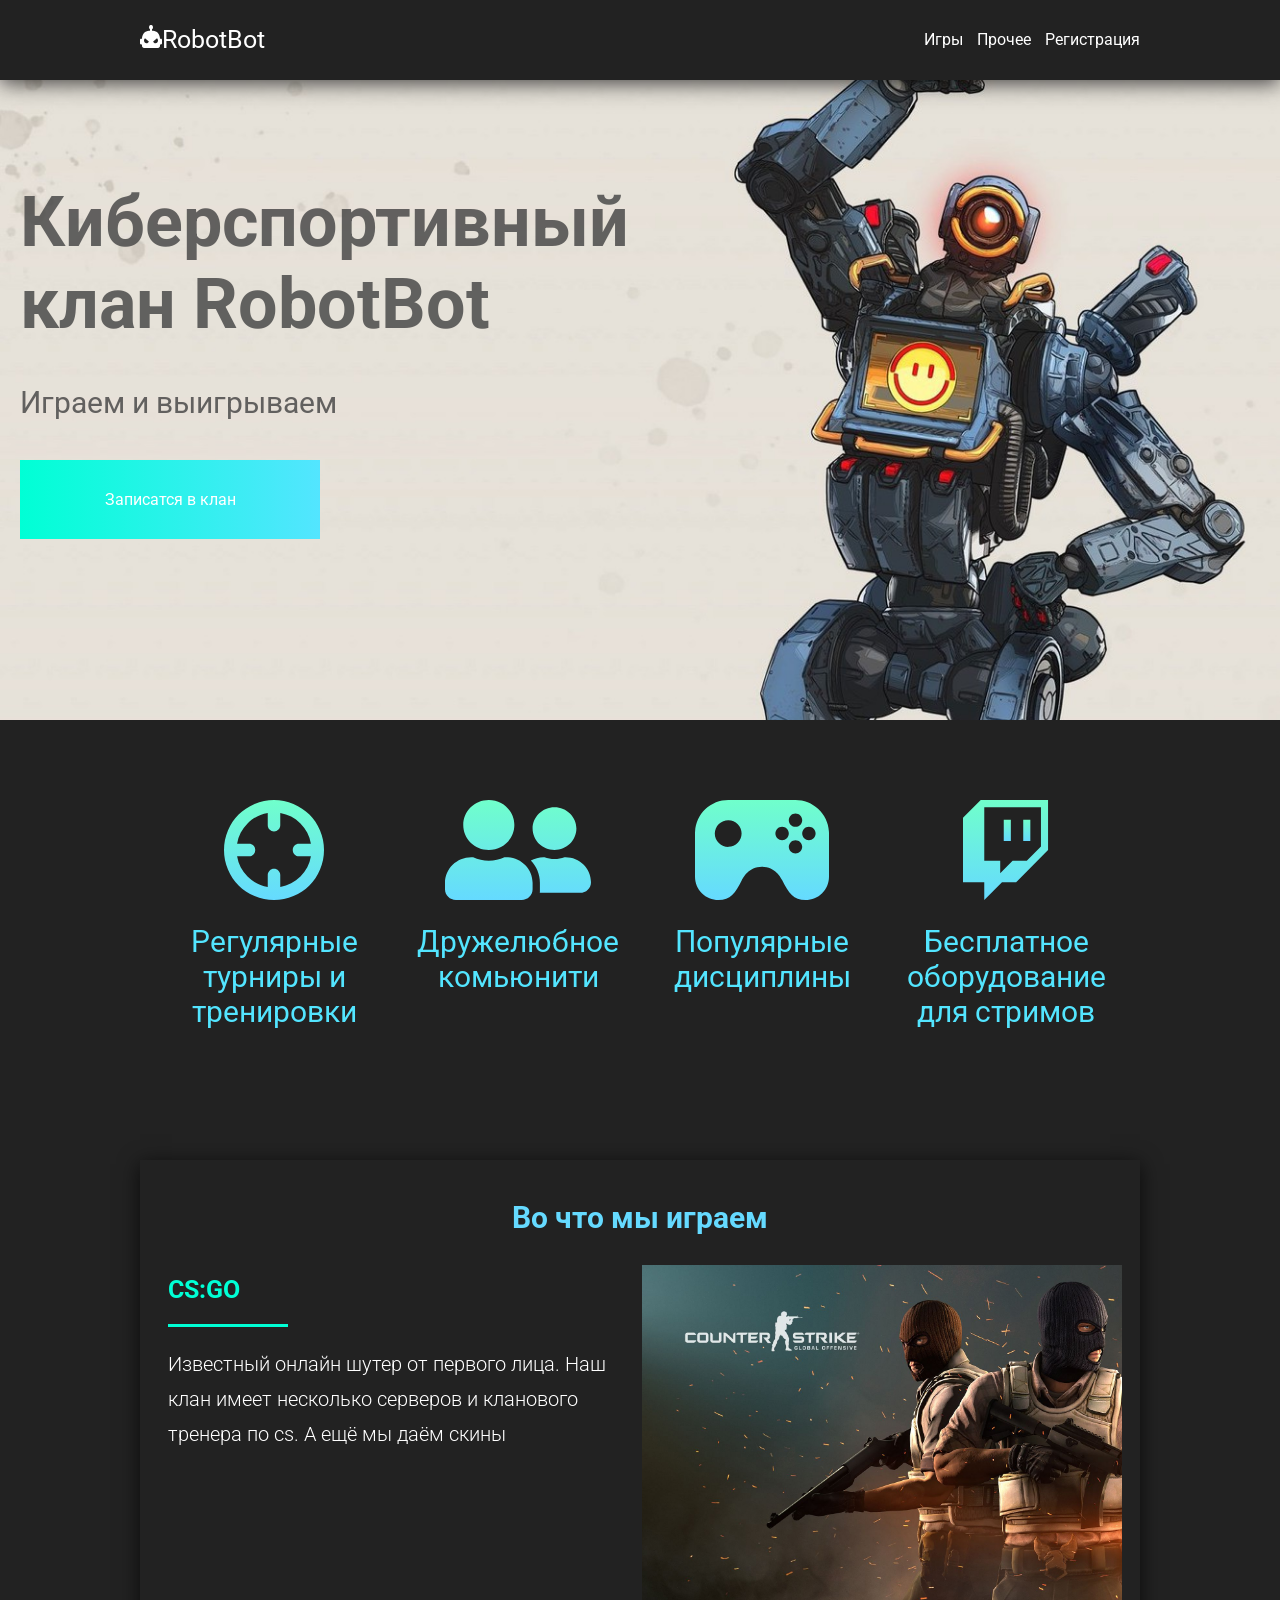
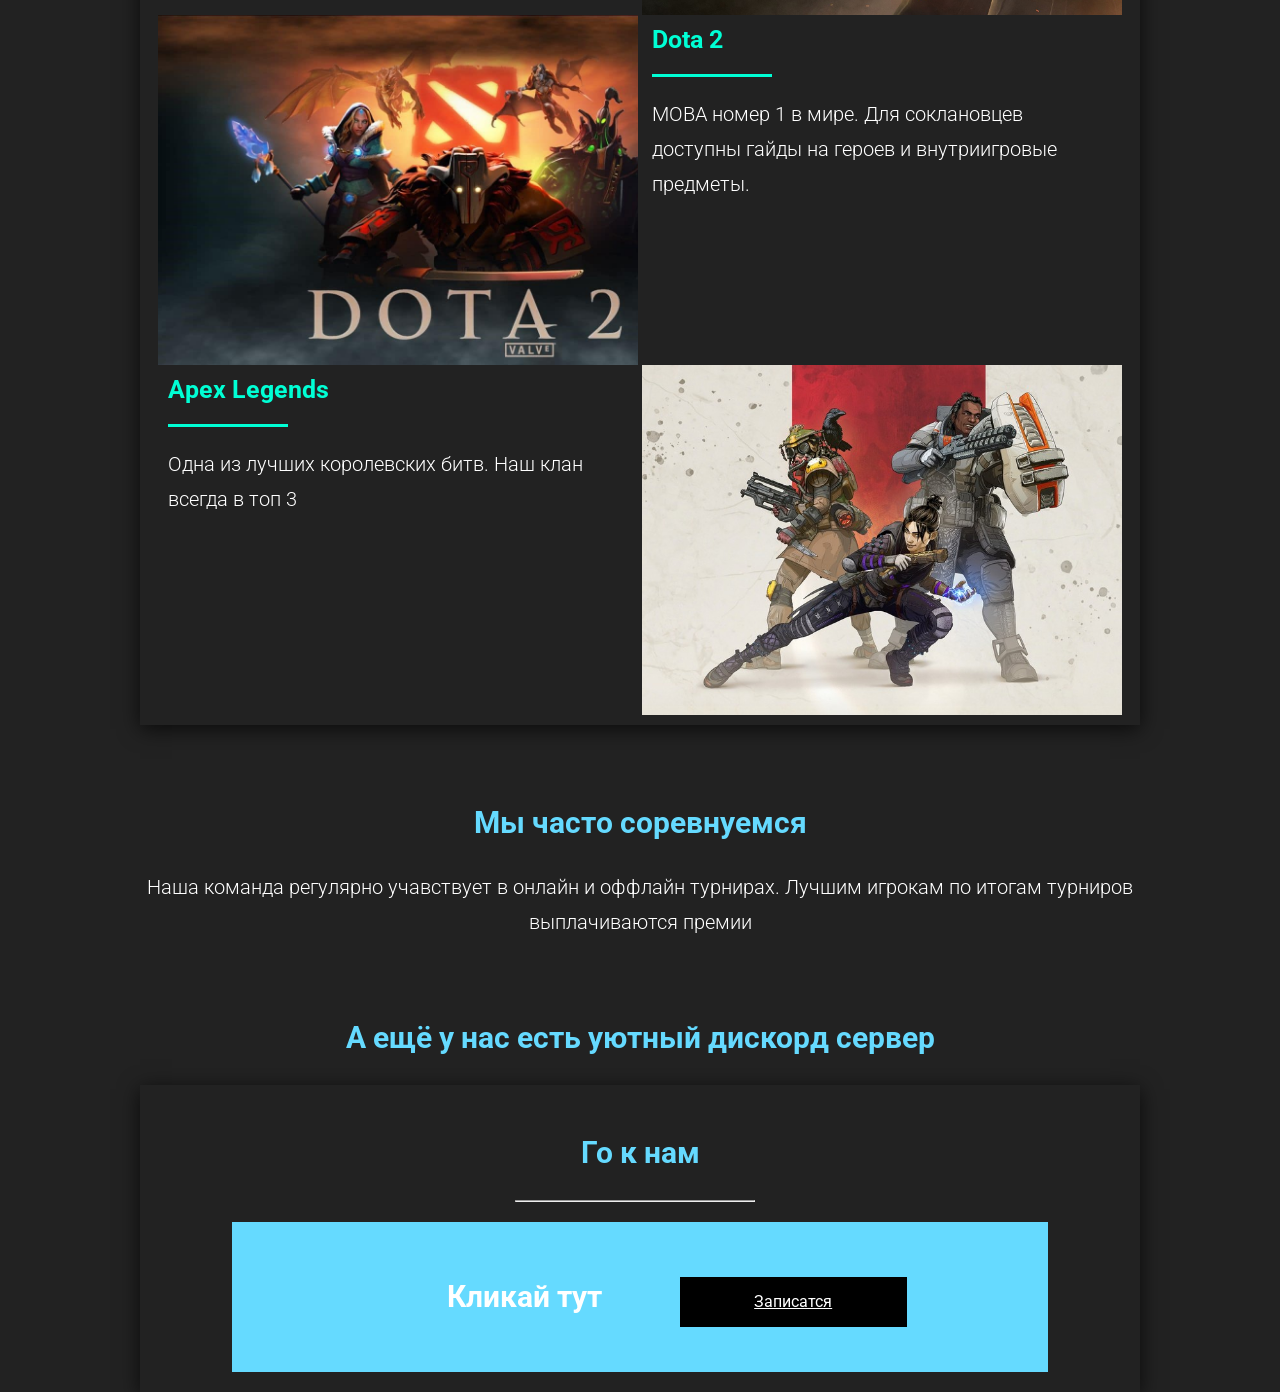
<file: index.html>
<!DOCTYPE html>
<html lang="en">
<head>
    <meta charset="UTF-8">
    <meta name="viewport" content="width=device-width, initial-scale=1.0">
    <title>Document</title>
    <link rel="stylesheet" href="landing.css">
</head>
<body>
    <div class="navmenu">
        <div class="container">
            <a href="#" class="logo"><img src="img\icons\site_logo.svg" alt="logo"><span>RobotBot</span></a>
            <div class="navigation">
                <a href="#games" class="navitem">Игры</a>
                <a href="#competitive" class="navitem">Прочее</a>
                <a href="#server" class="navitem">Регистрация</a>
            </div>
        </div>
    </div>
    <div class="banner">
        <div class="bannercontent">
            <h1 class="bannertitle">Киберспортивный <br>клан RobotBot<br></h1>
            <p class="bannersubtitle">Играем и выигрываем</p>
            <a href="#" class="bannerbutton">Записатся в клан</a>
        </div>
    </div>
    <div class="about">
        <div class="container">
            <div class="aboutcard">
                <img class="aboutcardimg" src="img\icons\scope.svg" alt="icon">
                <p class="aboutcardtitle">Регулярные турниры и тренировки</p>
            </div>
            <div class="aboutcard">
                <img class="aboutcardimg" src="img\icons\friendly.svg" alt="icon">
                <p class="aboutcardtitle">Дружелюбное комьюнити</p>
            </div>
            <div class="aboutcard">
                <img class="aboutcardimg" src="img\icons\joystic.svg" alt="icon">
                <p class="aboutcardtitle">Популярные дисциплины</p>
            </div>
            <div class="aboutcard">
                <img class="aboutcardimg" src="img\icons\twitch.svg" alt="icon">
                <p class="aboutcardtitle">Бесплатное оборудование для стримов</p>
            </div>
        </div>
    </div>
    <div class="games" id="games">
        <div class="container gamescontainer">
            <h2 class="sectiontitle">Во что мы играем</h2>
            <div class="gamescard game1">
                <div class="gamecardcontent">
                    <h3 class="gametitle">CS:GO</h3>
                    <hr class="gamedevider">
                    <p class="gametext sectiontext">Известный онлайн шутер от первого лица. Наш клан имеет несколько серверов и кланового тренера по cs. А ещё мы даём скины</p>
                </div>
                <div class="gamescardimg"></div>
            </div> <!--Сделать ещё 2 карточки-->
            <div class="gamescard game2">
            <div class="gamescardimg2"></div>
            <div class="gamecardcontent">
                <h3 class="gametitle">Dota 2</h3>
                <hr class="gamedevider">
                <p class="gametext sectiontext">MOBA номер 1 в мире. Для соклановцев доступны гайды на героев и внутриигровые предметы.</p>
            </div>
        </div>
        <div class="gamescard game3">
            <div class="gamecardcontent">
                <h3 class="gametitle">Apex Legends</h3>
                <hr class="gamedevider">
                <p class="gametext sectiontext">Одна из лучших королевских битв. Наш клан всегда в топ 3</p>
            </div>
            <div class="gamescardimg3"></div>
        </div>
    </div>
    </div>
    <div class="competitive" id="competitive">
        <div class="container">
        <h2 class="sectiontitle">Мы часто соревнуемся</h2>
        <p class="sectiontext">Наша команда регулярно учавствует в онлайн и оффлайн турнирах. Лучшим игрокам по итогам турниров выплачиваются премии</p>
        </div>
    </div>
    <div class="server" id="server">
        <h2 class="sectiontitle">А ещё у нас есть уютный дискорд сервер</h2>
        <div class="container sevcontainer">
            <h2 class="sectiontitle">Го к нам</h2>
            <hr>
            <div class="reg">
                <p>Кликай тут</p>
                <a class="register" href="form.html">Записатся</a>
            </div>
        </div>
</body>
</html>
</file>
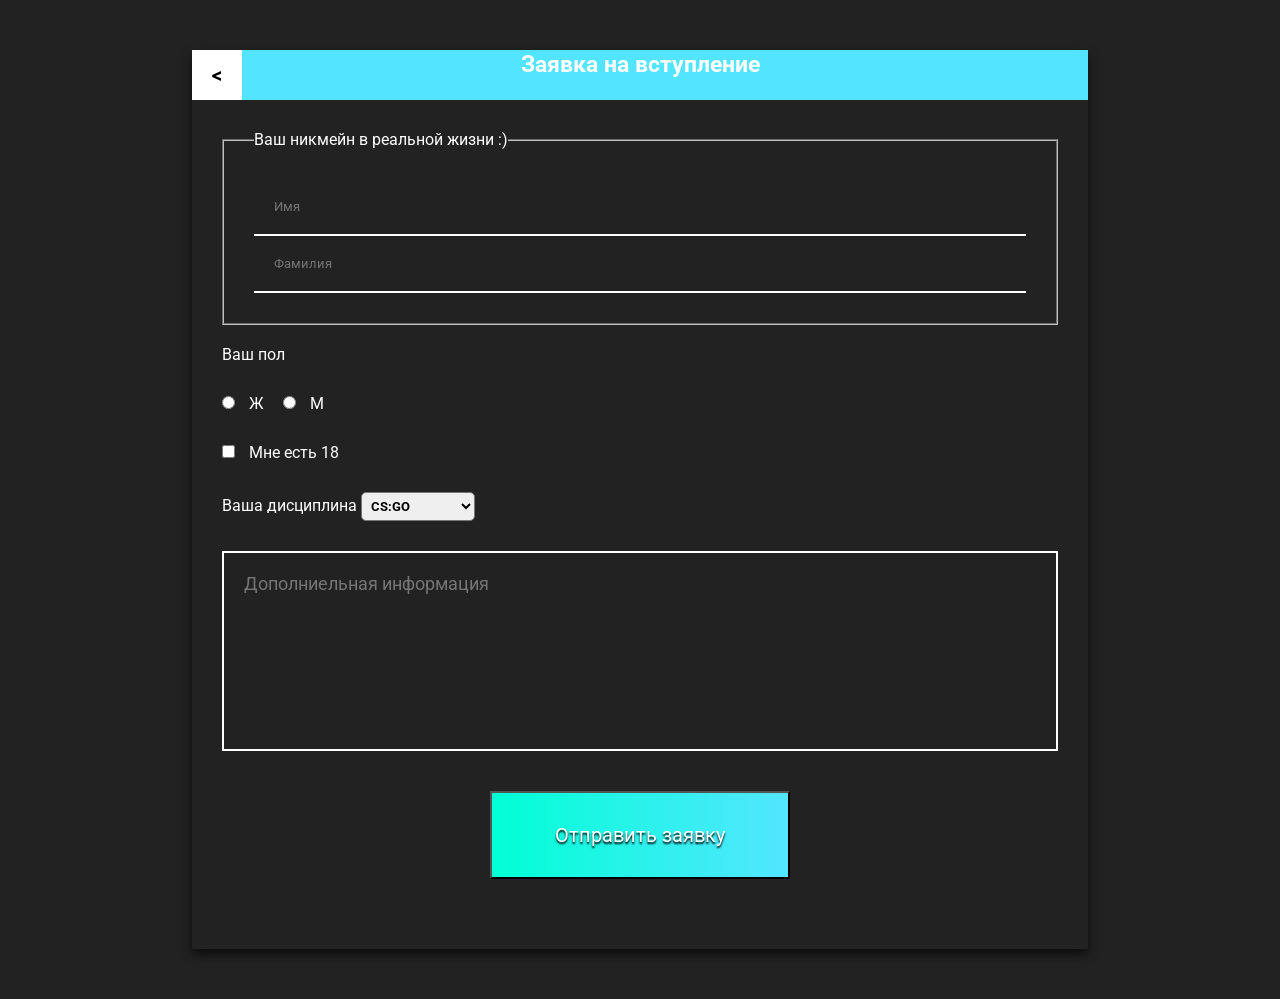
<file: form.html>
<!DOCTYPE html>
<html lang="en">
<head>
    <meta charset="UTF-8">
    <meta name="viewport" content="width=device-width, initial-scale=1.0">
    <title>Document</title>
    <link rel="stylesheet" href="form.css">
</head>
<body>
    <form class="form">
        <div class="formhead">
        <a class="buttonback" href="index.html"><</a>
        <h3 class="formtitle">Заявка на вступление</h3>
        </div>
        <div class="formbody">
            <fieldset class="namefield">
                <legend>Ваш никмейн в реальной жизни :)</legend>
            <input type="text" class="fname" placeholder="Имя" name="fname">
             <input type="text" class="sname" placeholder="Фамилия" name="sname">
            </fieldset>
             <p class="gender">Ваш пол</p>
             <div class="inputwrapper">
            <input type="radio" name="gender" value="female" class="femaleradio" id="femaleradio"> 
             <label for="femaleradio">Ж</label>
             <input type="radio" name="gender" value="male" class="maleradio" id="maleradio">
             <label for="maleradio">М</label>
             </div>
             <div class="inputwrapper">
                <input type="checkbox" class="age" value="got18" id="age" name="age">
             <label for="age">Мне есть 18</label>
             </div>
             <div class="inputwrapper">
                <label for="game">Ваша дисциплина</label>
                <select name="game" id="game" class="game">
                    <option value="cs:go">CS:GO</option>
                    <option value="dota">Dota 2</option>
                    <option value="apex">Apex Legends</option>
                </select>
             </div>
             <textarea name="comment" id="comment" class="comment" placeholder="Дополниельная информация"></textarea>
             <button class="submit">Отправить заявку</button>
        </div>
    </form>
</body>
</html>
</file>
<file: landing.css>
@import url('https://fonts.googleapis.com/css2?family=Atkinson+Hyperlegible+Mono:ital,wght@0,200..800;1,200..800&family=Domine:wght@400..700&family=Jersey+10&family=Montserrat:ital,wght@0,100..900;1,100..900&family=Orbitron:wght@400..900&family=Roboto:ital,wght@0,100..900;1,100..900&family=Tektur:wght@400..900&family=Tiny5&family=UnifrakturMaguntia&display=swap');
*{
    margin: 0;
    padding: 0;
    box-sizing: border-box;
    font-family: 'Roboto', sans-serif;
}
.container{
    max-width: 1000px;
    margin: 0 auto;
}
.sectiontitle{
    font-size: 30px;
    font-weight: 700;
    color: #65DAFF;
    margin: 30px 0;
}
.sevcontainer{
    box-shadow: 0 4px 20px rgba(0,0,0,0.7);
    background-color: #222222;
    padding: 20px;
}
.sevcontainer hr{
    width: 25%;
    margin: 30px 37% 20px 37%;
}
.reg p{
    font-size: 30px;
    color: white;
    width: 40%;
    font-weight: bold;
    line-height: 90px;
    display: inline-block;
}
.reg a{
    width: 30%;
    display: inline-block;
    color: white;
    background-color: black;
    height: 50px;
    line-height: 50px;
}
.server{
    text-align: center;
}
.reg{
    background-color: #65DAFF;
    width: 85%;
    margin: auto;
    padding: 30px;
}
.sectiontext{
    font-size: 20px;
    font-weight: 300;
    line-height: 35px;
    color: white;
}
body{
    background-color: #222222;
    cursor: default;
}
.navmenu{
    position: fixed;
    background-color: #222222;
    width: 100%;
    height: 80px;
    box-shadow: 0 4px 20px rgba(0,0,0,0.7);
    z-index: 100;
    line-height: 80px;
}
.navitem{
    color: white;
    text-decoration: none;
    font-size: 16px;
    font-weight: 700px;
    margin-left: 10px;
    transition: 0.3s;
}
.navitem:hover{
    color: #65DAFF;
    text-shadow: 0 0 6px #65DAFF; 
}
.logo{
    color: white;
    text-decoration: none;
    font-size: 25px;
}
.navigation{
    float: right;
}   
.banner{
    height: 80vh;
    background: url("img/apex-legends-pathfinder-robot-emoticons-saluting-futuristic.jpg") center/cover no-repeat;
    position: relative;
}
.bannercontent{
    position: absolute;
    left: 0;
    top: 50%;
    transform: translateY(-50%);
}
.bannertitle{
    font-size: 70px;
    color: rgb(65, 65, 65);
    opacity: 0.8;
    margin-left: 20px;
}
.bannersubtitle{
    font-size: 30px;
    color: rgb(65, 65, 65);
    opacity: 0.8;
    margin-left: 20px;
    margin-top: 40px;
}
.bannerbutton{
    display: block;
    color: white;
    background-image: linear-gradient(90deg, rgb(0, 255, 213), rgb(83, 229, 255));
    text-decoration: none;
    padding: 30px;
    margin-left: 20px;
    margin-top: 40px;
    width: 300px;
    text-align: center;
    transition: 0.3s;
}
.bannerbutton:hover{
    transform: scale(1.2);
}
.bannerbutton:active{
    background-image: linear-gradient(90deg, #347083, #388065);
}
.about{
    height: 40vh;
    text-align: center;
}
.aboutcard{
    display: inline-block;
    width: 24%;
    margin-top: 80px;
    vertical-align: top;
    text-align: center;
    height: 160px;
}
.aboutcardtitle{
    margin-top: 20px;
    color: rgb(83, 229, 255);
    font-size: 30px;

}
.aboutcardimg{
    height: 100px;
}
.gamescontainer{
    margin-top: 80px;
    box-shadow: 0 4px 20px rgba(0,0,0,0.7);
    padding: 10px;
    text-align: center;
}
.gamescardimg{
    display: inline-block;
    background: url("img/csgo.jpg") left/cover no-repeat;
    width: 49%;
    height: 350px;
    vertical-align: top;
}
.gamescardimg2{
    display: inline-block;
    background: url("img/dota2.jpg") left/cover no-repeat;
    width: 49%;
    height: 350px;
    vertical-align: top;
}
.gamescardimg3{
    display: inline-block;
    background: url("img/apex.jpg") left/cover no-repeat;
    width: 49%;
    height: 350px;
    vertical-align: top;
}
.gamecardcontent{
    display: inline-block;
    width: 49%;
    min-height: 350px;
    vertical-align: top;
}
.gametitle{
    color: rgb(0, 255, 213);
    font-size: 25px;
}
.gamedevider{
    width: 120px;
    background: rgb(0, 255, 213);
    height: 3px;
    border: none;
    margin: 20px 0;
}
.gamecardcontent{
    text-align: left;
    padding: 10px;
}
.competitive{
    text-align: center;
    margin: 80px 0;
}

@media(max-width: 1200px){
    .navigation{
        float: none;
    }
    .navitem{
        display: block;
        line-height: 40px;
    }
    .navmenu{
        height: fit-content;
        padding: 5px;
        top: 0;
    }
    .banner{
        height: 100vh;
        margin-top: 200px;
    }
    .bannertitle{
        font-size: 40px;
    }
    .bannersubtitle{
        font-size: 20px;
    }
    .bannercontent{
        width: 100%;
        padding: 0 20px;
        text-align: center;
    }
    .aboutcardimg{
        height: 50px;
    }
    .aboutcardtitle{
        font-size: 15px;
    }
    .bannerbutton{
        margin: 20px auto;
    }
    .about{
        height: 25vh;
    }
    .gamescardimg{
        display: block;
        width: 100%;
        background-position: center;
    }
    .gamescardimg2{
        display: block;
        width: 100%;
        background-position: center;
    }
    .gamescardimg3{
        display: block;
        width: 100%;
        background-position: center;
    }
    .gamecardcontent{
        width: 100%;
        min-height: 200px;
    }
    .register{
        text-decoration: none;
    }
    .reg p{
        display: block;
        width: 100%;
        line-height: 50px;
    }
    .reg a{
        display: block;
        width: 100%;
        margin-top: 10px;
    }
}
</file>
<file: form.css>
@import url('https://fonts.googleapis.com/css2?family=Atkinson+Hyperlegible+Mono:ital,wght@0,200..800;1,200..800&family=Domine:wght@400..700&family=Jersey+10&family=Montserrat:ital,wght@0,100..900;1,100..900&family=Orbitron:wght@400..900&family=Roboto:ital,wght@0,100..900;1,100..900&family=Tektur:wght@400..900&family=Tiny5&family=UnifrakturMaguntia&display=swap');
*{
    margin: 0;
    padding: 0;
    box-sizing: border-box;
    font-family: 'Roboto', sans-serif;
}
body{
    background-color: #222222;
    color: white;
}
.form{
    width: 70%;
    background-color: #222222;
    box-shadow: 0 5px 10px rgba(0,0,0, 0.7);
    margin: 50px auto;
}
.formhead{
    background-color: rgb(83, 229, 255);
    color: white;
    text-align: center;
    height: 50px;
    font-size: 20px;
    position: relative;
}
.namefield{
    padding: 30px;
}
.gender{
    margin-top: 20px;
}
.game{
    border-radius: 5px;
    padding: 5px;
    font-weight: bold;
}
.formbody{
    padding: 30px;
}
.maleradio{
    margin-right: 10px;
    margin-left: 15px;
}
.age{
    margin-right: 10px;
}
.comment{
    display: block;
    width: 100%;
    max-height: 200px;
    height: 200px;
    outline: none;
    background: none;
    border: 2px solid white;
    color: white;
    padding: 20px;
    resize: none;
    font-size: 18px;
}
.femaleradio{
    margin-right: 10px;
}
.inputwrapper{
    margin: 30px 0px;
}
.fname,.sname{
    background: none;
    width: 100%;
    border: none;
    border-bottom: 2px solid white;
    padding: 20px;
    color: white;
    outline: none;
}
.buttonback{
    position: absolute;
    display: block;
    text-decoration: none;
    color: black;
    background-color: white;
    height: 50px;
    width: 50px;
    line-height: 50px;
    font-size: 20px;
    top: 0px;
    left: 0px;
    font-weight: bold;
}
.buttonback:hover{
    background-color: grey;
}
.buttonback:active{
    color: white;
    background-color: black;
}
.submit{
    display: block;
    color: white;
    background-image: linear-gradient(90deg, rgb(0, 255, 213), rgb(83, 229, 255));
    text-decoration: none;
    padding: 30px;
    margin-left: 20px;
    margin-top: 40px;
    width: 300px;
    text-align: center;
    transition: 0.3s;
    margin: 40px auto;
    text-shadow: 0px 2px 2px rgb(0, 0, 0); 
    font-size: 20px;
}
button:hover{
    transform: scale(1.2);
}
button:active{
    background-image: linear-gradient(90deg, #347083, #388065);
}
@media(max-width: 1200px){
    .formtitle{
        font-size: 20px;
        text-align: center;
        line-height: 50px;
        padding-left: 11%;
    }
    .submit{
        width: 100%;
    }
}
</file>
